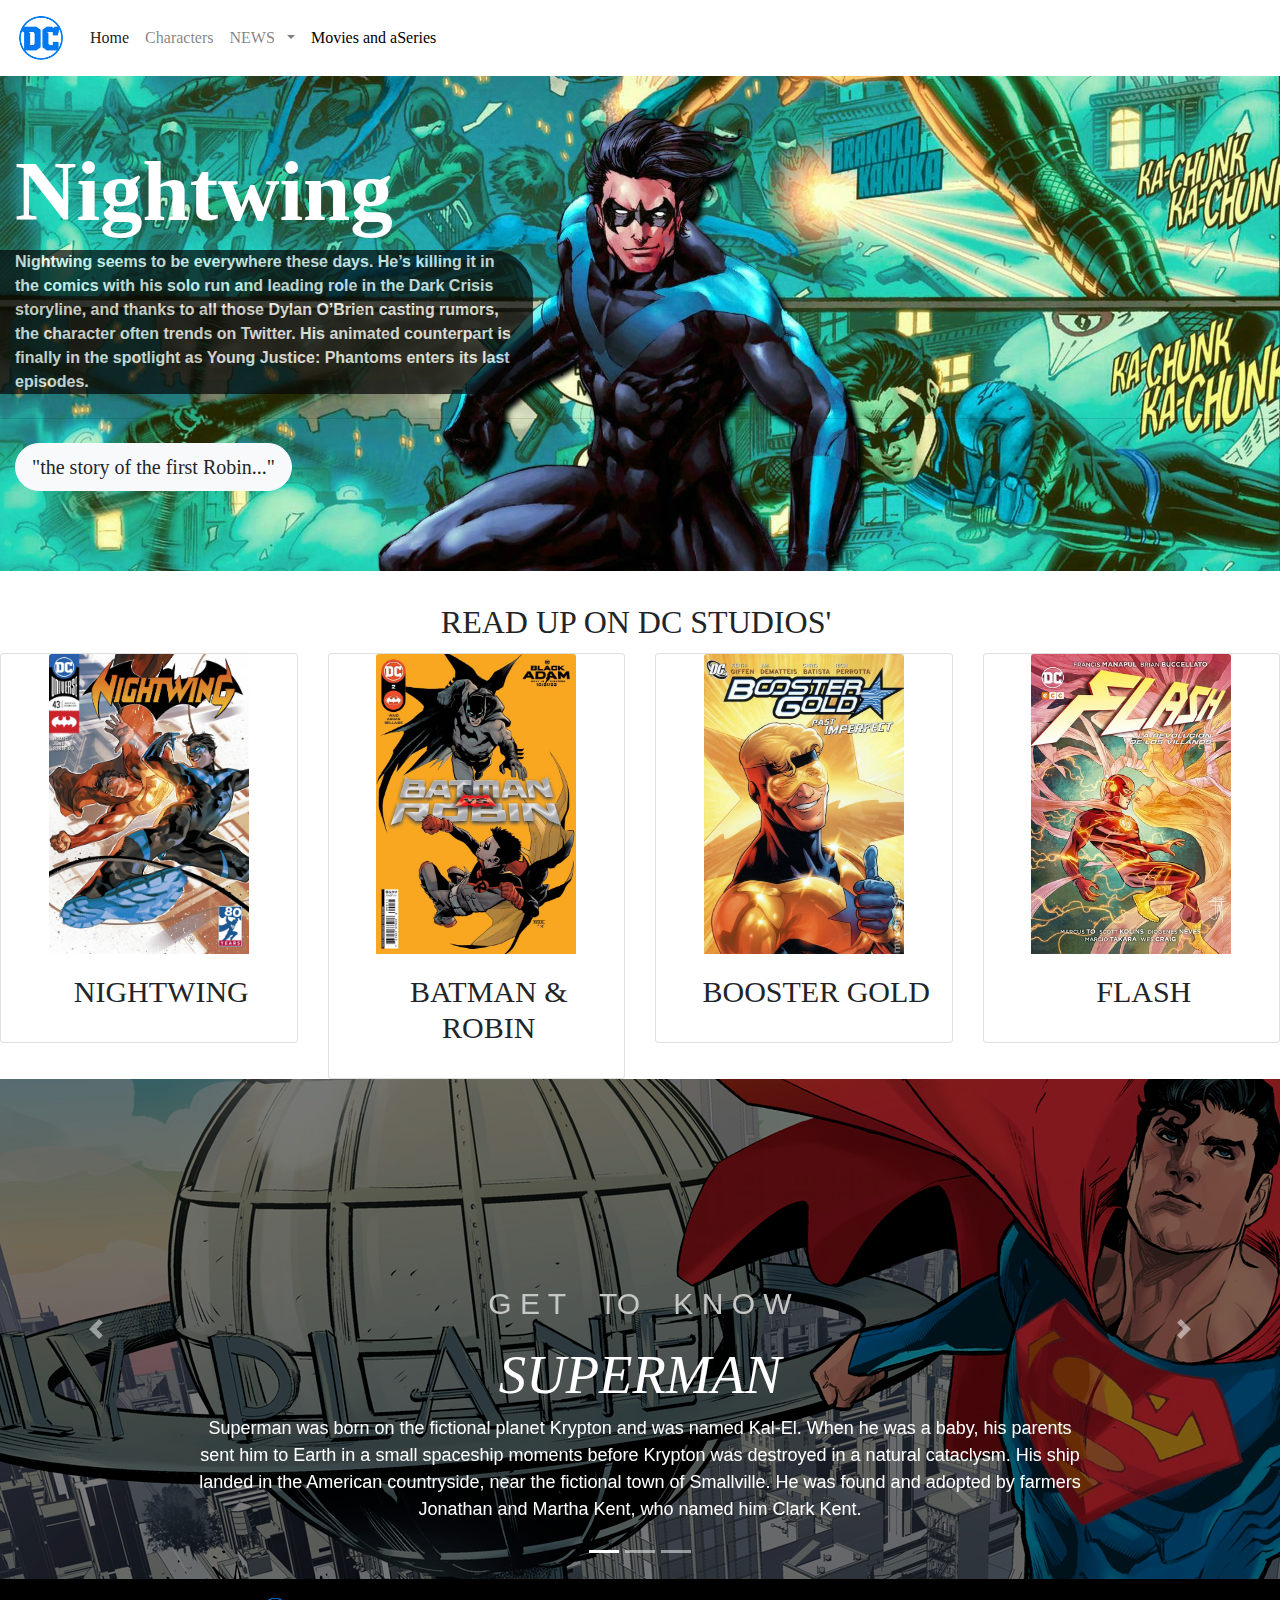
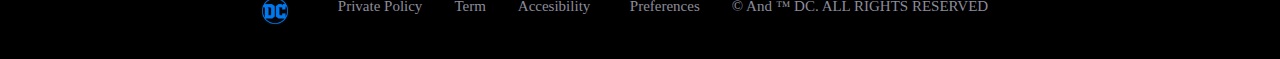
<file: index.html>
<!DOCTYPE html>
<html lang="en">
<head>
    <meta charset="utf-8">
    <meta http-equiv="X-UA-Compatible" content="IE=edge">
    <meta name="viewport" content="width=device-width, initial-scale=1">
    <title>DC COMICS</title>

    <!-- Bootstrap -->
    <link href="css/bootstrap-4.4.1.css" rel="stylesheet">
    <link href="css/Página.css" rel="stylesheet" type="text/css">
	  <link rel="icon" type="image/x-icon" href="images/Logo.png" />
	  <link rel= "stylesheet" type= "text/css" herf= "http.//fonts.googleapis.com/css
family=Phudu">
													  
  </head>
  <body>
<nav class="navbar navbar-expand-lg navbar-light">
   <a class="navbar-brand" href="#"><img src="images/Logo.png" width="50" height="50" alt=""/></a>
  <button class="navbar-toggler" type="button" data-toggle="collapse" data-target="#navbarSupportedContent" aria-controls="navbarSupportedContent" aria-expanded="false" aria-label="Toggle navigation">
        <span class="navbar-toggler-icon bg-p"></span>
 </button>
       <div class="collapse navbar-collapse" id="navbarSupportedContent">
          <ul class="navbar-nav mr-auto">
             <li class="nav-item active">
               <a class="nav-link" href="/index.html">Home <span class="sr-only">(current)</span></a>
             </li>
             <li class="nav-item">
                <a class="nav-link" href="Vinculos/characters.html">Characters</a>
             </li>
             <li class="nav-item dropdown">
                <a href="#" class="nav-link dropdown-toggle" id="navbarDropdown" style="font-family: 'Phudu Black', 'Phudu ExtraBold', 'Phudu Light', 'Phudu Medium', 'Phudu SemiBold'" aria-expanded="false" aria-haspopup="true" role="button" data-toggle="dropdown">
                NEWS&nbsp; </a>
                <div class="dropdown-menu" aria-labelledby="navbarDropdown">
                   <a class="dropdown-item" href= "Vinculos/latest_comics.html">Latest Comics</a>
                   <a class="dropdown-item" href="#">DC comics infinity</a>
                   <div class="dropdown-divider"></div>
                   <a class="dropdown-item" href="#">All comic series</a>
                </div>
             </li>
             <li class="nav-item" style="font-family: 'Phudu Black', 'Phudu ExtraBold', 'Phudu Light', 'Phudu Medium', 'Phudu SemiBold'; color: #4C5358;">
               <a class="nav-link disabled" href="#">Movies and aSeries</a>
             </li>
          </ul>
          <form class="form-inline my-2 my-lg-0">
         </form>
       </div>
  </nav>

  <div class="jumbotron jumbotron-fluid">
<h1 class="display-4 lead col-lg-5 col-10">Nightwing</h1>
      <p class="lead col-lg-5 col-8" id="texto-escrito">Nightwing seems to be everywhere these days. He’s killing it in the comics with his solo run and leading role in the Dark Crisis storyline, and thanks to all those Dylan O’Brien casting rumors, the character often trends on Twitter. His animated counterpart is finally in the spotlight as Young Justice: Phantoms enters its last episodes.</p>
      <hr class="my-4">
<p class="lead col-lg-5">
     <a class="btn btn-primary btn-lg btn-light" href="#" role="button">"the story of the first Robin..."</a>
    </p>
  </div>
  <h5 class="card-title lead" id="titulosmedios">READ UP ON DC STUDIOS'&nbsp;</h5>
  <div class="row text-center">
    <div class="pb-1 pb-md-0 col-lg-3 col-md-6">
        <div class="card"> <img class="card-img-top" src="images/9.jpg" alt="Card image cap">
          <div class="card-body">
            <h5 class="card-title">NIGHTWING</h5>
</div>
        </div>
    </div>
      <div class="pb-1 pb-md-0 col-lg-3 col-md-6">
        <div class="card"> <img class="card-img-top" src="images/7.jpg" alt="Card image cap">
          <div class="card-body">
            <h5 class="card-title">BATMAN &amp; ROBIN</h5>
</div>
        </div>
      </div>
      <div class="pb-1 pb-md-0 col-lg-3 col-md-6">
        <div class="card"> <img class="card-img-top" src="images/10.jpg" alt="Card image cap">
          <div class="card-body">
            <h5 class="card-title">BOOSTER GOLD</h5>
</div>
        </div>
      </div>
      <div class="pb-1 pb-md-0 col-lg-3 col-md-6">
        <div class="card"> <img class="card-img-top" src="images/8.jpg" alt="Card image cap">
          <div class="card-body">
            <h5 class="card-title">FLASH</h5>
          </div>
        </div>
      </div>
  </div>
  <div id="carouselExampleIndicators1" class="carousel slide" data-ride="carousel" style="background-color: black">
    <ol class="carousel-indicators">
      <li data-target="#carouselExampleIndicators1" data-slide-to="0" class="active"></li>
      <li data-target="#carouselExampleIndicators1" data-slide-to="1"></li>
      <li data-target="#carouselExampleIndicators1" data-slide-to="2"></li>
    </ol>
    <div class="carousel-inner" role="listbox">
      <div class="carousel-item active"> <img class="d-block mx-auto" src="images/12.png" alt="First slide">
        <div class="carousel-caption">
			<p class= "conocea">G E T&nbsp; &nbsp; TO&nbsp; &nbsp; K N O W </p>
          <h5 class="titulospj">SUPERMAN</h5>
          <p class="description">Superman was born on the fictional planet Krypton and was named Kal-El. When he was a baby, his parents sent him to Earth in a small spaceship moments before Krypton was destroyed in a natural cataclysm. His ship landed in the American countryside, near the fictional town of Smallville. He was found and adopted by farmers Jonathan and Martha Kent, who named him Clark Kent.</p>
        </div>
      </div>
      <div class="carousel-item"> <img class="d-block mx-auto" src="images/21.png" alt="Second slide">
        <div class="carousel-caption">
		<p class= "conocea">G E T&nbsp; &nbsp; TO&nbsp; &nbsp;  K N O W </p>
          <h5 class="titulospj">AQUAMAN</h5>
          <p class="description"> The son of a human lighthouse-keeper and the queen of Atlantis, Aquaman is the alias of Arthur Curry, who also goes by the Atlantean name Orin. Others to use the title of Aquaman include a short-lived human successor, Joseph Curry; Aquaman's comic books are filled with colourful undersea characters and a rich supporting cast, including his mentor Vulko, his powerful wife Mera, and various sidekicks such as Aqualad, Aquagirl, and Dolphin.</p>
        </div>
      </div>
      <div class="carousel-item"> <img class="d-block mx-auto" src="images/20.png" alt="Third slide">
        <div class="carousel-caption">
			<p class= "conocea">G E T&nbsp; &nbsp; TO&nbsp; &nbsp;  K N O W </p>
          <h5 class="titulospj">FLASH</h5>
          <p class="description">Nicknamed "the Scarlet Speedster", all incarnations of the Flash possess "superspeed", which includes the ability to run, move, and think extremely fast, use superhuman reflexes, and seemingly violate certain laws of physics.</p>
        </div>
      </div>
    </div>
    <a class="carousel-control-prev" href="#carouselExampleIndicators1" role="button" data-slide="prev"> <span class="carousel-control-prev-icon" aria-hidden="true"></span> <span class="sr-only">Previous</span> </a> <a class="carousel-control-next" href="#carouselExampleIndicators1" role="button" data-slide="next"> <span class="carousel-control-next-icon" aria-hidden="true"></span> <span class="sr-only">Next</span> </a> </div>
<script src="js/jquery-3.4.1.min.js"></script>
  <script src="js/popper.min.js"></script>
  <script src="js/bootstrap-4.4.1.js"></script>
	  
  <footer><img src="images/Logo.png" class="rounded-circle img-fluid" alt="Placeholder image">
	  
    <nav class="navbar navbar-expand-lg lead" > <a class="navbar-brand" href="#"></a>
      <button class="navbar-toggler" type="button" data-toggle="collapse" data-target="#navbarSupportedContent1" aria-controls="navbarSupportedContent1" aria-expanded="false" aria-label="Toggle navigation"> <span class="navbar-toggler-icon"></span> </button>
      <div></div>
  <div> <li class="nav-link namesfoter">Private Policy </li>
  </div>
		<div> <li class="nav-link namesfoter">Term</li>
  </div>
		<div> <li class="nav-link namesfoter">Accesibility&nbsp;&nbsp; </li>
  </div>
		<div> <li class="nav-link namesfoter">Preferences </li>
			
  </div>
		
		<div> <li class="nav-link namesfoter">© And ™ DC. ALL RIGHTS RESERVED </li>
  </div>

    </nav>
  </footer>
</body>
	
</html>
</file>
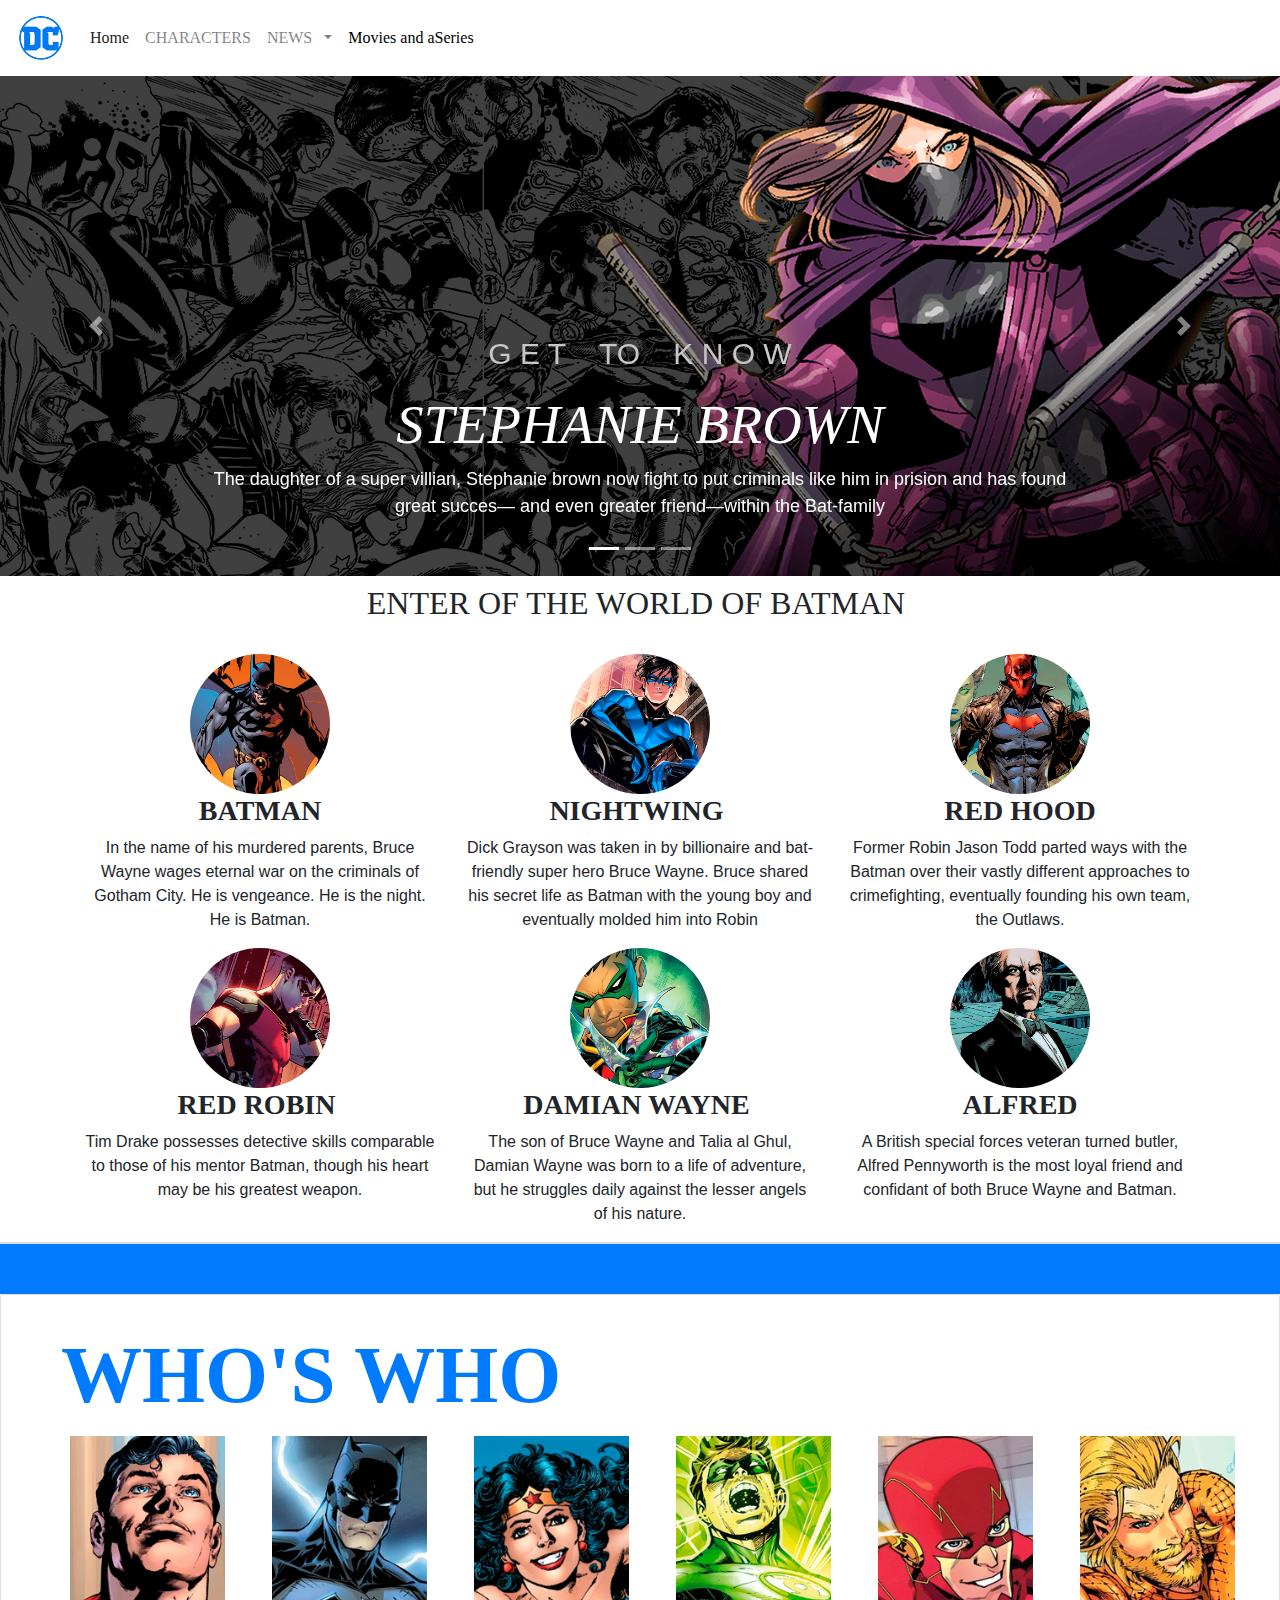
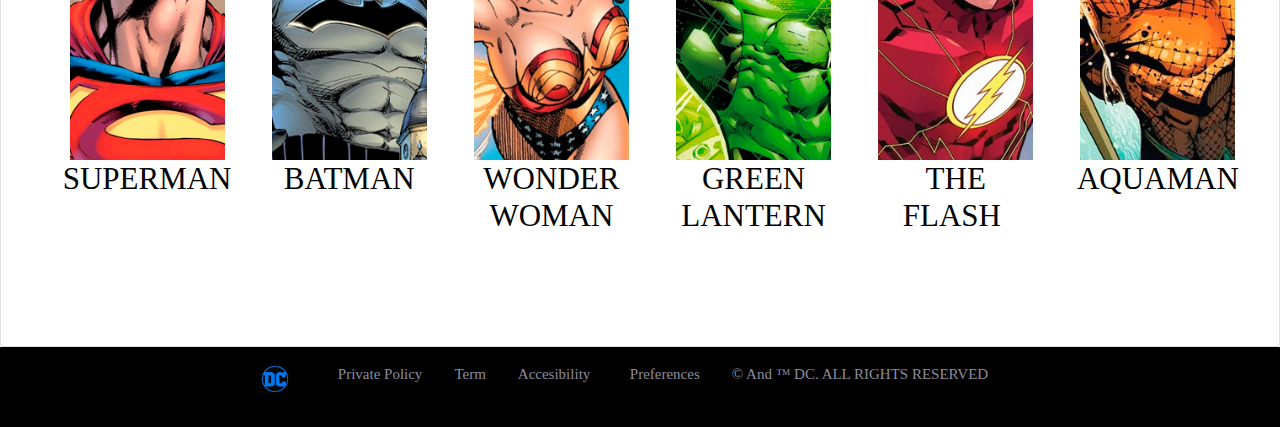
<file: Vinculos/characters.html>
<!DOCTYPE html>
<html lang="en">
  <head>
    <meta charset="utf-8">
	<meta http-equiv="X-UA-Compatible" content="IE=edge">
	<meta name="viewport" content="width=device-width, initial-scale=1">
    <title>CHARACTERS</title>
    <!-- Bootstrap -->
	<link href="../css/bootstrap-4.4.1.css" rel="stylesheet">
	<link href="../css/Página.css" rel="stylesheet" type="text/css">
	  <link rel="icon" type="image/x-icon" href="../images/Logo.png" />
	  <link rel= "stylesheet" type= "text/css" herf= "http.//fonts.googleapis.com/css
family=Phudu">
								
  </head>
  <body>
  	<!-- body code goes here -->


	<!-- jQuery (necessary for Bootstrap's JavaScript plugins) --> 
	<nav class="navbar navbar-expand-lg navbar-light"> <a class="navbar-brand" href="#"><img src="../images/Logo.png" width="50" height="50" alt=""/></a>
	  <button class="navbar-toggler bg-Black" type="button" data-toggle="collapse" data-target="#navbarSupportedContent" aria-controls="navbarSupportedContent" aria-expanded="false" aria-label="Toggle navigation"> <span class="navbar-toggler-icon"></span></button>
	  <div class="collapse navbar-collapse" id="navbarSupportedContent">
	    <ul class="navbar-nav mr-auto">
	      <li class="nav-item active"> <a class="nav-link" href="../index.html">Home <span class="sr-only">(current)</span></a></li>
	      <li class="nav-item"> <a class="nav-link" href="Vinculos/characters.html">CHARACTERS</a></li>
	      <li class="nav-item dropdown"> <a href="#" class="nav-link dropdown-toggle" id="navbarDropdown" style="font-family: 'Phudu Black', 'Phudu ExtraBold', 'Phudu Light', 'Phudu Medium', 'Phudu SemiBold'" aria-expanded="false" aria-haspopup="true" role="button" data-toggle="dropdown"> NEWS&nbsp; </a>
	        <div class="dropdown-menu" aria-labelledby="navbarDropdown"> <a class="dropdown-item" href="latest_comics.html">Latest Comics</a> <a class="dropdown-item" href="#">DC comics infinity</a>
	          <div class="dropdown-divider"></div>
	          <a class="dropdown-item" href="#">All comic series</a></div>
          </li>
	      <li class="nav-item" style="font-family: 'Phudu Black', 'Phudu ExtraBold', 'Phudu Light', 'Phudu Medium', 'Phudu SemiBold'; color: #4C5358;"> <a class="nav-link disabled" href="#">Movies and aSeries</a></li>
        </ul>
	    <form class="form-inline my-2 my-lg-0">
        </form>
      </div>
  </nav>
	<div id="carouselExampleIndicators1" class="carousel slide" data-ride="carousel" style="background-color: grey">
	  <ol class="carousel-indicators">
	    <li data-target="#carouselExampleIndicators1" data-slide-to="0" class="active"></li>
	    <li data-target="#carouselExampleIndicators1" data-slide-to="1"></li>
	    <li data-target="#carouselExampleIndicators1" data-slide-to="2"></li>
      </ol>
	  <div class="carousel-inner" role="listbox">
	    <div class="carousel-item active"> <img class="d-block mx-auto" src="../images/33.png" alt="First slide">
	      <div class="carousel-caption">
			  <p class= "conocea">G E T&nbsp; &nbsp; TO&nbsp; &nbsp; K N O W </p>
	        <h5 class="titulospj">STEPHANIE BROWN</h5>
	        <p class="description">The daughter of a super villian, Stephanie brown now fight to put criminals like him in prision and has found great succes— and even greater friend—within the Bat-family</p>
          </div>
        </div>
	    <div class="carousel-item"> <img class="d-block mx-auto" src="../images/30.png" alt="Second slide">
	      <div class="carousel-caption">
			  <p class= "conocea">G E T&nbsp; &nbsp; TO&nbsp; &nbsp; K N O W </p>
	        <h5 class="titulospj">CASSANDRA CAIN</h5>
	        <p class="description">the child of two assasins Cassandra Cain should have been a killer.Yet, in the ultimate case of nature, she was taken in by bruce wayne and now fights for justice as part of Bat-family. </p>
          </div>
        </div>
	    <div class="carousel-item"> <img class="d-block mx-auto" src="../images/31.png" alt="Third slide">
	      <div class="carousel-caption">
			  <p class= "conocea">G E T&nbsp; &nbsp; TO&nbsp; &nbsp; K N O W </p>
	        <h5 class="titulospj">BARBARA GORDON</h5>
	        <p class="description">As dangerous with a computeras she is with a batarang, Barbara Gordon has risen for a tragedy to become one of the world´s best— and most buzzed about— crime fighters </p>
          </div>
        </div>
      </div>
	  <a class="carousel-control-prev" href="#carouselExampleIndicators1" role="button" data-slide="prev"> <span class="carousel-control-prev-icon" aria-hidden="true"></span> <span class="sr-only">Previous</span> </a> <a class="carousel-control-next" href="#carouselExampleIndicators1" role="button" data-slide="next"> <span class="carousel-control-next-icon" aria-hidden="true"></span> <span class="sr-only">Next</span> </a> </div>
  
  <div class="container">
	  <div class="row">
	    <div class="col-lg-12 mb-4 mt-2 text-center">
	      <h2 id="titulosmedios">ENTER OF THE WORLD OF BATMAN&nbsp; </h2>
        </div>
      </div>
  </div>
  <div class="container ">
	  <div class="row">
	    <div class="col-lg-4 col-md-6 col-sm-12 text-center"> <img class="rounded-circle" alt="140x140" style="width: 140px; height: 140px;" src="..\images\38.png" data-holder-rendered="true">
	      <h3 class="titulospj2"><strong>BATMAN</strong></h3>
	      <p>In the name of his murdered parents, Bruce Wayne wages eternal war on the criminals of Gotham City. He is vengeance. He is the night. He is Batman.</p>
        </div>
	    <div class="col-lg-4 col-md-6 col-sm-12 text-center"> <img class="rounded-circle" alt="140x140" style="width: 140px; height: 140px;" src="..\images\44.png" data-holder-rendered="true">
	      <h3 class="titulospj2" ><strong>NIGHTWING</strong>&nbsp;</h3>
	      <p>Dick Grayson was taken in by billionaire and bat-friendly super hero Bruce Wayne. Bruce shared his secret life as Batman with the young boy and eventually molded him into Robin</p>
        </div>
	    <div class="col-lg-4 col-md-6 col-sm-12 text-center"> <img class="rounded-circle" alt="140x140" style="width: 140px; height: 140px;" src="..\images\35.png" data-holder-rendered="true">
		  <h3 class="titulospj2"><strong>RED HOOD</strong></h3>
	      <p>Former Robin Jason Todd parted ways with the Batman over their vastly different approaches to crimefighting, eventually founding his own team, the Outlaws.</p>
        </div>
	    <div class="col-lg-4 col-md-6 col-sm-12 text-center"> <img class="rounded-circle" alt="140x140" style="width: 140px; height: 140px;" src="..\images\36.png" data-holder-rendered="true">
	      <h3 class="titulospj2"><strong>RED ROBIN&nbsp;</strong></h3>
	      <p>Tim Drake possesses detective skills comparable to those of his mentor Batman, though his heart may be his greatest weapon.</p>
        </div>
	    <div class="col-lg-4 col-md-6 col-sm-12 text-center"> <img class="rounded-circle" alt="140x140" style="width: 140px; height: 140px;" src="..\images\37.png" data-holder-rendered="true">
	      <h3 class="titulospj2"><strong>DAMIAN WAYNE&nbsp;</strong></h3>
	      <p>The son of Bruce Wayne and Talia al Ghul, Damian Wayne was born to a life of adventure, but he struggles daily against the lesser angels of his nature.</p>
        </div>
	    <div class="col-lg-4 col-md-6 col-sm-12 text-center"> <img class="rounded-circle" alt="140x140" style="width: 140px; height: 140px;" src="..\images\39.png" data-holder-rendered="true">
	      <h3 class="titulospj2"><strong>ALFRED</strong></h3>
	      <p>A British special forces veteran turned butler, Alfred Pennyworth is the most loyal friend and confidant of both Bruce Wayne and Batman.</p>
        </div>
      </div>
    <div class="row"> </div>
</div>
<script src="../js/jquery-3.4.1.min.js"></script>
<script src="js/popper.min.js"></script>
<script src="js/bootstrap-4.4.1.js"></script>
<div class="card"> </div>
<div class="bg-primary" id="accordion1" role="tablist"> </div>
<div class="card col-lg-12 col-md-12">
<div class="card-body">
    <strong class="whoss">WHO'S WHO
    <div class="row">
      <div class="col-lg-2 col-md-4 col-sm-6 col-6">
        <img src="../images/50.jpg" alt="" width="184" height="384" class="imagesjustice"/>
        <h6 class="namesjustice">SUPERMAN</h6>
</div>
      <div class="col-lg-2 col-md-4 col-sm-6 col-6"> <img src="../images/51.jpg" alt="" width="184" height="384" class="imagesjustice"/>
      <h6 class="namesjustice">BATMAN</h6>
      </div>
      <div class="col-lg-2 col-md-4 col-sm-6 col-6">
        <img src="../images/52.jpg" alt="" width="184" height="384" class="imagesjustice"/>
        <h6 class="namesjustice">WONDER WOMAN</h6>
</div>
      <div class="col-lg-2 col-md-4 col-sm-6 col-6">
        <img src="../images/53.jpg" alt="" width="184" height="384" class="imagesjustice"/>
        <h6 class="namesjustice">GREEN LANTERN</h6>
</div>
      <div class="col-lg-2 col-md-4 col-sm-6 col-6"> <img src="../images/54.jpg" alt="" width="184" height="384" class="imagesjustice"/>
      <h6 class="namesjustice">THE FLASH&nbsp;</h6>
      </div>
      <div class="col-lg-2 col-md-4 col-sm-6 col-6"> <img src="../images/55.jpg" alt="" width="184" height="384" class="imagesjustice"/>
      <h6 class="namesjustice">AQUAMAN</h6>
      &nbsp;</div>
</div>
    </strong>
   
</div>
</div>
<footer><img src="../images/Logo.png" class="rounded-circle img-fluid" alt="Placeholder image">
  <nav class="navbar navbar-expand-lg lead" > <a class="navbar-brand" href="#"></a>
    <button class="navbar-toggler" type="button" data-toggle="collapse" data-target="#navbarSupportedContent1" aria-controls="navbarSupportedContent1" aria-expanded="false" aria-label="Toggle navigation"> <span class="navbar-toggler-icon"></span></button>
    <div></div>
    <div>
      <li class="nav-link namesfoter">Private Policy </li>
    </div>
    <div>
      <li class="nav-link namesfoter">Term</li>
    </div>
    <div>
      <li class="nav-link namesfoter">Accesibility&nbsp;&nbsp; </li>
    </div>
    <div>
      <li class="nav-link namesfoter">Preferences </li>
    </div>
    <div>
      <li class="nav-link namesfoter">© And ™ DC. ALL RIGHTS RESERVED </li>
    </div>
  </nav>
</footer> 
<!-- Include all compiled plugins (below), or include individual files as needed -->
  </body>
</html>
</file>
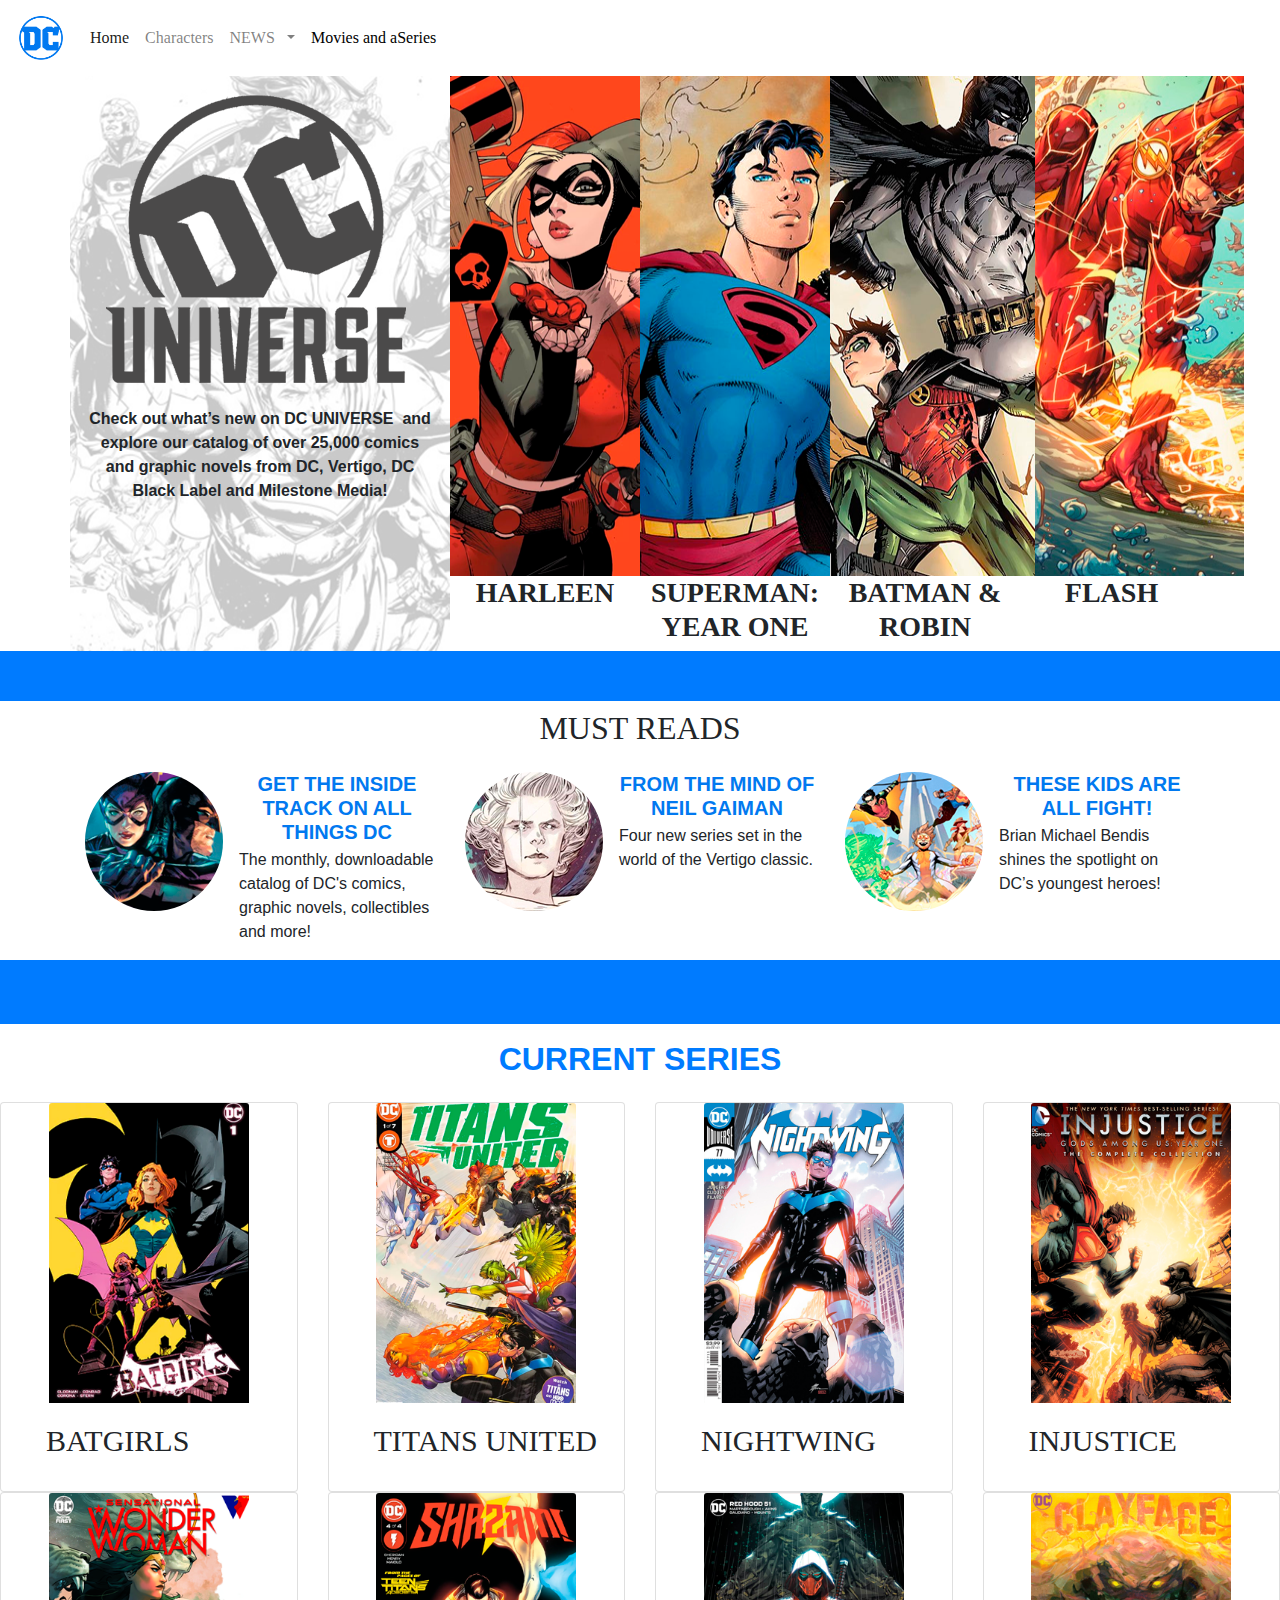
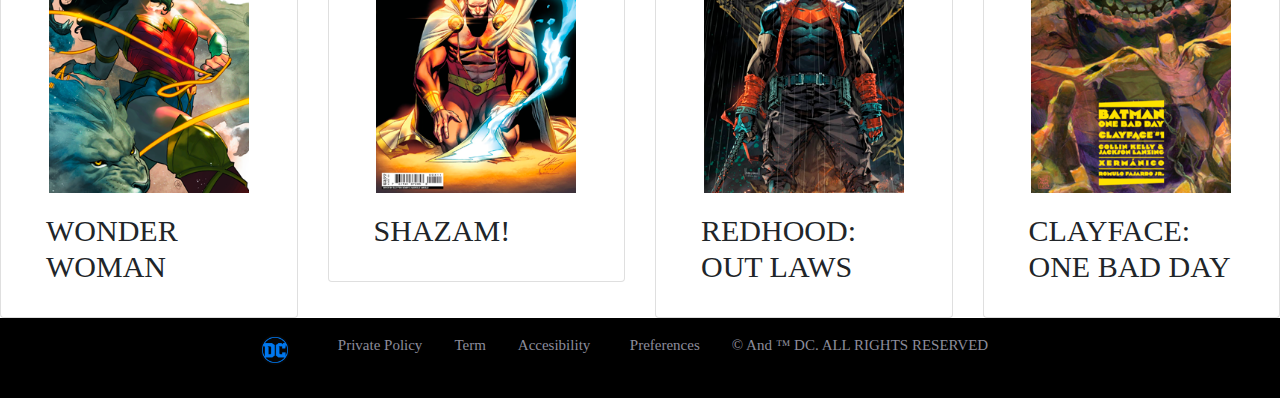
<file: Vinculos/latest_comics.html>
<!DOCTYPE html>
<html lang="en">
  <head>
    <meta charset="utf-8">
	<meta http-equiv="X-UA-Compatible" content="IE=edge">
	<meta name="viewport" content="width=device-width, initial-scale=1">
    <title>COMICS</title>
    <!-- Bootstrap -->
	<link href="../css/bootstrap-4.4.1.css" rel="stylesheet">
	<link href="../css/Página.css" rel="stylesheet" type="text/css">
	   <link rel="icon" type="image/x-icon" href="../images/Logo.png" />
	  <link rel= "stylesheet" type= "text/css" herf= "http.//fonts.googleapis.com/css
family=Phudu">
								
  </head>
  <body>
  	<!-- body code goes here -->


	<!-- jQuery (necessary for Bootstrap's JavaScript plugins) --> 
	<script src="../js/jquery-3.4.1.min.js"></script>
  <nav class="navbar navbar-expand-lg navbar-light"> <a class="navbar-brand" href="#"><img src="../images/Logo.png" width="50" height="50" alt=""/></a>
	  <button class="navbar-toggler bg-Black" type="button" data-toggle="collapse" data-target="#navbarSupportedContent" aria-controls="navbarSupportedContent" aria-expanded="false" aria-label="Toggle navigation"> <span class="navbar-toggler-icon"></span> </button>
    <div class="collapse navbar-collapse" id="navbarSupportedContent">
	    <ul class="navbar-nav mr-auto">
	      <li class="nav-item active"> <a class="nav-link" href="../index.html">Home <span class="sr-only">(current)</span></a> </li>
	      <li class="nav-item"> <a class="nav-link" href="Vinculos/characters.html">Characters</a> </li>
	      <li class="nav-item dropdown"> <a href="#" class="nav-link dropdown-toggle" id="navbarDropdown" style="font-family: 'Phudu Black', 'Phudu ExtraBold', 'Phudu Light', 'Phudu Medium', 'Phudu SemiBold'" aria-expanded="false" aria-haspopup="true" role="button" data-toggle="dropdown"> NEWS&nbsp; </a>
	        <div class="dropdown-menu" aria-labelledby="navbarDropdown"> <a class="dropdown-item" href="latest_comics.html">Latest Comics</a> <a class="dropdown-item" href="#">DC comics infinity</a>
	          <div class="dropdown-divider"></div>
	          <a class="dropdown-item" href="#">All comic series</a> </div>
          </li>
	      <li class="nav-item" style="font-family: 'Phudu Black', 'Phudu ExtraBold', 'Phudu Light', 'Phudu Medium', 'Phudu SemiBold'; color: #4C5358;"> <a class="nav-link disabled" href="#">Movies and aSeries</a> </li>
        </ul>
	    <form class="form-inline my-2 my-lg-0">
        </form>
    </div>
  </nav>

	<!-- Include all compiled plugins (below), or include individual files as needed -->
	<script src="../js/popper.min.js"></script>
  <div class="container">
    <div class="row text-center">
<div class="col-sm-4 col-12 p-0 col-lg-4"> <img src="../images/61.png" width="347" height="331" alt=""/>
  <p class="col-lg-12"><strong>Check out what’s new on DC UNIVERSE&nbsp; and explore our catalog of over 25,000 comics and graphic novels from DC, Vertigo, DC Black Label and Milestone Media!</strong></p>
</div>
<div class="col-sm-4 col-12 p-0 col-lg-2"> 
      <img src="../images/57.png" width="209" height="500" alt=""/>
      <h3 class="titulospj2"><strong>HARLEEN</strong></h3>
      </div>
<div class="col-sm-4 col-12 p-0 col-lg-2"><img src="../images/58.png" width="209" height="500" alt=""/>
  <h3 class="titulospj2"><strong>SUPERMAN:<br>
    YEAR ONE</strong></h3>
</div>
      <div class="col-sm-4 col-12 p-0 col-lg-2"><img src="../images/59.png" width="209" height="500" alt=""/>
        <h3 class="titulospj2"><strong>BATMAN &amp; ROBIN</strong></h3>
      </div>
	    <div class="col-sm-4 col-12 col-lg-2"><img src="../images/60.png" width="209" height="500" alt=""/>
	      <h3 class="titulospj2"><strong>FLASH</strong>&nbsp;</h3>
        &nbsp;</div>
    </div>
</div>
  <div class="bg-primary" id="accordion1" role="tablist"> </div>
  <div class="col-lg-12 mb-4 mt-2 text-center">
    <h2 id="titulosmedios">MUST READS </h2>
    <script src="../js/bootstrap-4.4.1.js"></script>
  </div>
  <section>
    <div class="container">
      <div class="row">
        <div class="col-lg-4 col-md-6 col-12">
          <ul class="list-unstyled">
            <li class="media"> <img class="mr-3 rounded-circle" src="../images/63.png" alt="Generic placeholder image">
              <div class="media-body">
                <h5 class="mt-0 mb-1"><strong>GET THE INSIDE TRACK ON ALL THINGS DC</strong></h5>
                <p class="mb-0">The monthly, downloadable catalog of DC's comics, graphic novels, collectibles and more!</p>
              </div>
            </li>
          </ul>
        </div>
        <div class="col-lg-4 col-md-6 col-12">
          <ul class="list-unstyled">
            <li class="media"> <img class="mr-3 rounded-circle" src="../images/62.png" alt="Generic placeholder image">
              <div class="media-body ">
                <h5 class="mt-0 mb-1"><strong>FROM THE MIND OF NEIL GAIMAN</strong></h5>
                <p class="mb-0">Four new series set in the world of the Vertigo classic.</p>
              </div>
            </li>
          </ul>
        </div>
        <div class="col-lg-4 d-md-none d-lg-block">
          <ul class="list-unstyled">
            <li class="media"> <img class="mr-3 rounded-circle" src="../images/64.png" alt="Generic placeholder image">
              <div class="media-body">
                <h5 class="mt-0 mb-1"><strong>THESE KIDS ARE ALL FIGHT!</strong></h5>
                <p class="mb-0">Brian Michael Bendis shines the spotlight on DC’s youngest heroes!</p>
              </div>
            </li>
          </ul>
        </div>
      </div>
    </div>
  </section>
  <div class="bg-primary" id="accordion2" role="tablist">
    <p>&nbsp; </p>
    <p>&nbsp;</p>
  </div>
  <div class="col-lg-12 mb-4 mt-2 text-center">
    <h2 id="titulosmedios2"><strong>CURRENT SERIES </strong> </h2>
    <script src="../js/bootstrap-4.4.1.js"></script>
  </div>
  <div class="row">
    <div class="col-sm-6 col-12 col-lg-3">
      <div class="card"> <img class="card-img-top" src="../images/65.png" alt="Card image cap">
        <div class="card-body">
          <h5 class="card-title">BATGIRLS</h5>
</div>
      </div>
    </div>
    <div class="col-sm-6 col-12 col-lg-3">
      <div class="card"> <img class="card-img-top" src="../images/66.png" alt="Card image cap">
        <div class="card-body">
          <h5 class="card-title">TITANS UNITED</h5>
</div>
      </div>
    </div>
    <div class="col-sm-6 col-12 col-lg-3">
      <div class="card"> <img class="card-img-top" src="../images/67.png" alt="Card image cap">
        <div class="card-body">
          <h5 class="card-title">NIGHTWING</h5>
        </div>
      </div>
    </div>
    <div class="col-sm-6 col-12 col-lg-3">
      <div class="card"> <img class="card-img-top" src="../images/68.png" alt="Card image cap">
        <div class="card-body">
          <h5 class="card-title">INJUSTICE</h5>
        </div>
      </div>
    </div>
    <div class="col-sm-6 col-12 col-lg-3">
      <div class="card"> <img class="card-img-top" src="../images/69.png" alt="Card image cap">
        <div class="card-body">
          <h5 class="card-title">WONDER WOMAN</h5>
        </div>
      </div>
    </div>
    <div class="col-sm-6 col-12 col-lg-3">
      <div class="card"> <img class="card-img-top" src="../images/70.png" alt="Card image cap">
        <div class="card-body">
          <h5 class="card-title">SHAZAM!</h5>
        </div>
      </div>
    </div>
    <div class="col-sm-6 col-12 col-lg-3">
      <div class="card"> <img class="card-img-top" src="../images/71.png" alt="Card image cap">
        <div class="card-body">
          <h5 class="card-title">REDHOOD:&nbsp; &nbsp; &nbsp; OUT LAWS&nbsp;</h5>
        </div>
      </div>
    </div>
    <div class="col-sm-6 col-12 col-lg-3">
      <div class="card"> <img class="card-img-top" src="../images/72.png" alt="Card image cap">
        <div class="card-body">
          <h5 class="card-title">CLAYFACE: ONE BAD DAY</h5>
        </div>
      </div>
    </div>
  </div>
  <footer><img src="../images/Logo.png" class="rounded-circle img-fluid" alt="Placeholder image">
    <nav class="navbar navbar-expand-lg lead" > <a class="navbar-brand" href="#"></a>
      <button class="navbar-toggler" type="button" data-toggle="collapse" data-target="#navbarSupportedContent1" aria-controls="navbarSupportedContent1" aria-expanded="false" aria-label="Toggle navigation"> <span class="navbar-toggler-icon"></span></button>
      <div></div>
      <div>
        <li class="nav-link namesfoter">Private Policy </li>
      </div>
      <div>
        <li class="nav-link namesfoter">Term</li>
      </div>
      <div>
        <li class="nav-link namesfoter">Accesibility&nbsp;&nbsp; </li>
      </div>
      <div>
        <li class="nav-link namesfoter">Preferences </li>
      </div>
      <div>
        <li class="nav-link namesfoter">© And ™ DC. ALL RIGHTS RESERVED </li>
      </div>
    </nav>
  </footer>
</body>
</html>
</file>
<file: css/Página.css>
navbar {
	background-color: #fff;
}
.align-items-right {
}
#background {
}
.display-4.lead.col-lg-5 {
	font-family: "Phudu Black", "Phudu ExtraBold", "Phudu Light", "Phudu Medium", "Phudu SemiBold";
	color: #FFFFFF;
	font-size: 85px;
}
.lead.col-lg-5 {
	color: #FFFFFF;
	font-style: normal;
	font-weight: bolder;
	font-size: 12pt;
}
.jumbotron.jumbotron-fluid #texto-escrito {
	background-color: #060606;
	opacity:.7;
	border-top-right-radius: 42px;
	border-bottom-right-radius: 42px;
	border-top-left-radius: 0px;
	
}
.btn.btn-primary.btn-lg {
	font-family: "Phudu Black", "Phudu ExtraBold", "Phudu Light", "Phudu Medium", "Phudu SemiBold";
	border-radius: 68px;
	
}



.nav-link {
	color: #000000;
	font-family: "Phudu Black", "Phudu ExtraBold", "Phudu Light", "Phudu Medium", "Phudu SemiBold";
}
#titulosmedios {
	font-family: "Phudu Black", "Phudu ExtraBold", "Phudu Light", "Phudu Medium", "Phudu SemiBold";
	text-align: center;
	font-size: 24pt;
}
.card-img-top {
	width: 200px;
	height: 300px;
	margin: auto;
	text-align: center;
}
#conocea {
	font-family: Gotham, "Helvetica Neue", Helvetica, Arial, sans-serif;
	color: #D0CECE;
}

#description   {
	font-family: Gotham, "Helvetica Neue", Helvetica, Arial, sans-serif;
}

#character {
	font-family: "Phudu Black", "Phudu ExtraBold", "Phudu Light", "Phudu Medium", "Phudu SemiBold";
	font-size: 55px;
	font-style: italic;
	font-variant: normal;
}


.card-body {
	font-family: "Phudu Black", "Phudu ExtraBold", "Phudu Light", "Phudu Medium", "Phudu SemiBold";
	font-size: 50px;
	margin-left: 25px;
}
.card-title {
	font-size: 30px;
}






.jumbotron.jumbotron-fluid {
	background-image: url(../images/6.jpg);
	background-repeat: no-repeat;
	background-size: cover;

}
.titulos {
}
.titulospj {
	font-family: "Phudu Black", "Phudu ExtraBold", "Phudu Light", "Phudu Medium", "Phudu SemiBold";
	font-size: 41pt;
	font-style: italic;
}
.conocea {
	color: #C8C7C7;
	font-family: Gotham, "Helvetica Neue", Helvetica, Arial, sans-serif;
	text-align: center;
	font-size: 30px;
}
.colornavbar {
}

#Footercolors {
}
.navbar-nav.mr-auto .nav-item .nav-link.disabled {
	text-align: center;
}


.description {
	font-family: Gotham, "Helvetica Neue", Helvetica, Arial, sans-serif;
	font-weight: lighter;
	font-size: large;
}
#Footercolors {
}
.bg-Black {
}
.dark {
}
.center {
}
.align-center {
}
.colornavbar {
}
.bg-light {
}
.navbar.navbar-expand-lg.lead {
	background-color: #000000;
	color: #FFFFFF;
}
.namesfote {
}
.nav-link.namesfoter {
	color: #8C8C9B;
}


.navbar-nav.mr-auto .nav-item .nav-link.disabled {
	color: #000000;
}
.rounded-circle.img-fluid {
	width: 30px;
	height: 30px;
	background-color: #060606;
	padding-top: 0px;
	padding-right: 0px;
	padding-bottom: 0px;
	padding-left: 0px;
	justify-content: center;
	margin-top: 17px;
}
.navbar.navbar-expand-lg.lead div .nav-link.namesfoter {
	margin: center;
	font-size: 17px;
}

footer {
	background-color: #000000;
	justify-content: center;
  margin: 1 1 1rem;
  height: 5rem;
  display: flex;
  align-items: start;
}
.navbar-toggler-icon-dark {
}
.titulospj2 {
	font-family: Phudu, "Phudu Black", "Phudu ExtraBold", "Phudu Light", "Phudu Medium", "Phudu SemiBold";
}
#accordion1 {
	width: auto;
	height: 50px;
	color: #007BFF;
}
.whoss {
	color: #007BFF;
	text-align: center;
	font-size: 81px;
}
.imagesjustice {
	height: auto;
	width: 155px;
}
.namesjustice {
	color: #000000;
	font-size: 31px;
	text-align: center;
}
.navbar.navbar-expand-lg.lead div .nav-link.namesfoter {
	font-size: 15px;
}
.container .row.text-center .col-sm-4.col-12.p-0.col-lg-4 {
	background-image: url(../images/56.png);
}
.media .media-body .mt-0.mb-1 {
	color: #0179F0;
	font-family: Gotham, "Helvetica Neue", Helvetica, Arial, sans-serif;
	text-align: center;
}
.col-lg-12.mb-4.mt-2.text-center #titulosmedios2 strong {
	color: #007BFF;
}
</file>
